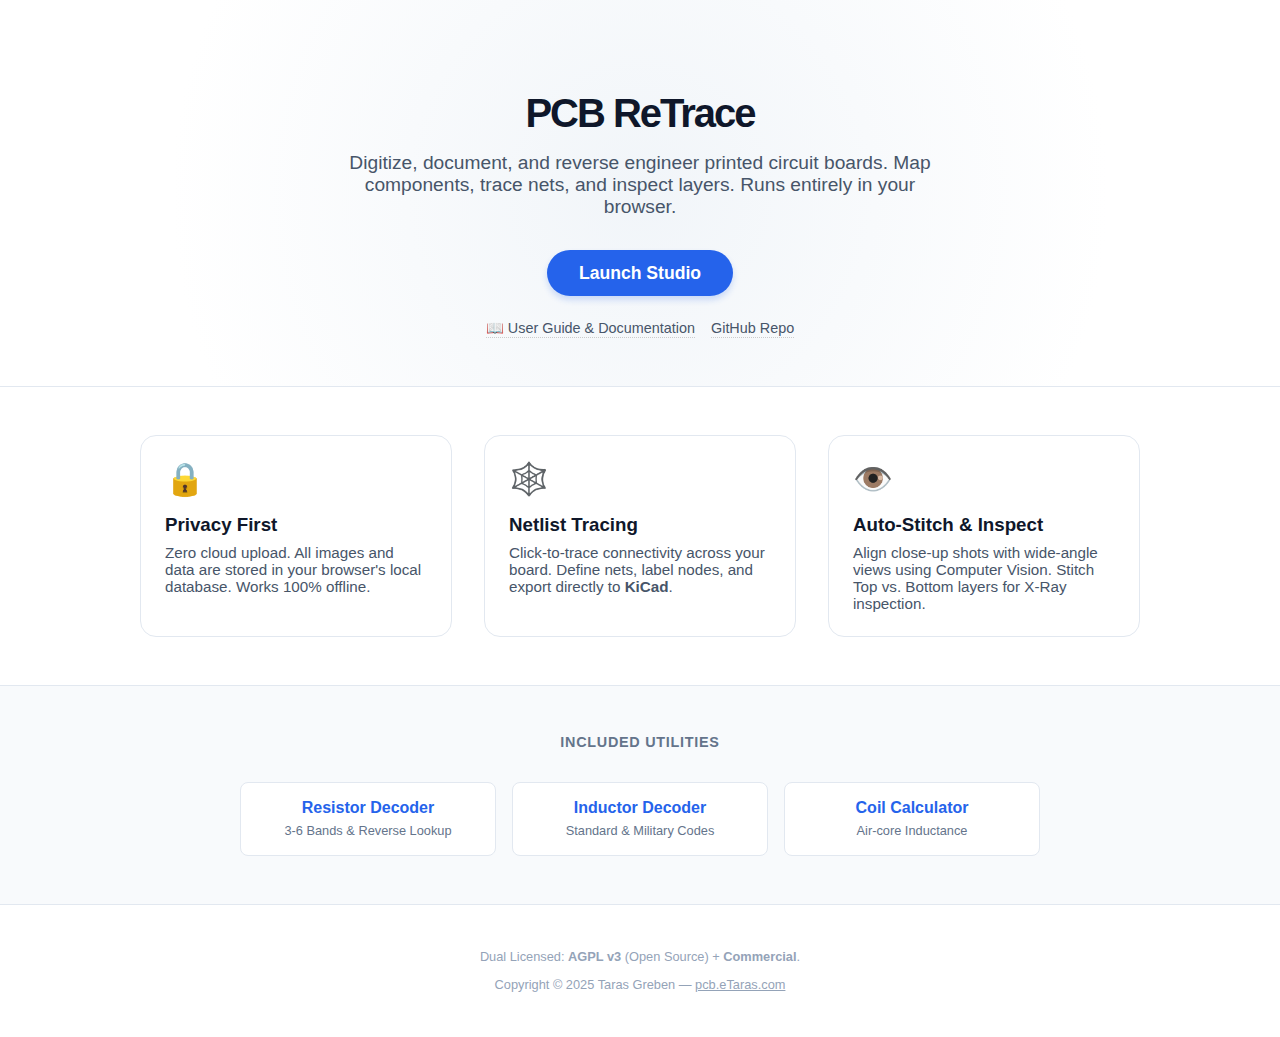
<file: docs/index.html>
<!DOCTYPE html>
<html lang="en">
<head>
<script>window.dataLayer=window.dataLayer||[];function gtag(){dataLayer.push(arguments)}gtag("consent","default",{ad_storage:"granted",ad_user_data:"granted",ad_personalization:"granted",analytics_storage:"granted"});gtag("consent","default",{ad_storage:"denied",ad_user_data:"denied",ad_personalization:"denied",analytics_storage:"denied",region:"AT,BE,BG,HR,CY,CZ,DK,EE,FI,FR,DE,GR,HU,IE,IT,LV,LT,LU,MT,NL,PL,PT,RO,SK,SI,ES,SE,IS,LI,NO,GB,CH,UA".split(",")});</script>
<!-- Google tag (gtag.js) -->
<script async src="https://www.googletagmanager.com/gtag/js?id=G-X1MKL6C4B0"></script>
<script>window.dataLayer=window.dataLayer||[];function gtag(){dataLayer.push(arguments)}gtag("js",new Date());gtag("config","G-X1MKL6C4B0");</script>
	<meta charset="UTF-8">
	<meta name="viewport" content="width=device-width, initial-scale=1.0">
	<title>PCB ReTrace</title>
	<link rel="stylesheet" href="common.css">
	<style>
		/* OVERRIDE COMMON.CSS APP LOCKS */
		/* This ensures the landing page scrolls normally and footer is visible */
		html, body {
			height: auto !important;
			overflow-y: auto !important; /* Force scrollbar */
			display: block !important;   /* Disable app flex layout */
			margin: 0;
			padding: 0;
			background: white;
			color: var(--text-default);
		}

		:root { --hero-bg: #f8fafc; --text-main: #0f172a; --text-sub: #475569; --primary: #2563eb; }
		
		/* HERO SECTION */
		.hero {
			padding: 4rem 1rem 3rem;
			text-align: center;
			background: radial-gradient(circle at 50% 50%, #f1f5f9 0%, #fff 70%);
			border-bottom: 1px solid #e2e8f0;
		}
		.hero h1 { font-size: 2.5rem; margin-bottom: 1rem; letter-spacing: -0.05em; color: var(--text-main); }
		.hero p { font-size: 1.2rem; color: var(--text-sub); max-width: 600px; margin: 0 auto 2rem; }
		
		.cta-button {
			display: inline-block;
			background: var(--primary); color: white;
			padding: 0.8rem 2rem; border-radius: 2rem;
			font-weight: 700; text-decoration: none; font-size: 1.1rem;
			box-shadow: 0 4px 6px rgba(37, 99, 235, 0.2);
			transition: transform 0.1s, box-shadow 0.1s;
		}
		.cta-button:hover { transform: translateY(-2px); box-shadow: 0 6px 12px rgba(37, 99, 235, 0.3); }
		.cta-button:active { transform: translateY(0); }

		.secondary-links { margin-top: 1.5rem; display: flex; gap: 1rem; justify-content: center; font-size: 0.9rem; }
		.secondary-links a { color: var(--text-sub); text-decoration: none; border-bottom: 1px dotted #ccc; }

		/* FEATURES GRID */
		.features {
			max-width: 1000px; margin: 3rem auto; padding: 0 1rem;
			display: grid; grid-template-columns: repeat(auto-fit, minmax(280px, 1fr)); gap: 2rem;
		}
		.feature-card { padding: 1.5rem; border: 1px solid #e2e8f0; border-radius: 1rem; transition: border-color 0.2s; }
		.feature-card:hover { border-color: var(--primary); }
		.feature-icon { font-size: 2rem; margin-bottom: 1rem; display: block; }
		.feature-card h3 { margin: 0 0 0.5rem; color: var(--text-main); }
		.feature-card p { color: var(--text-sub); font-size: 0.95rem; margin: 0; }

		/* TOOLS LIST */
		.tools-section { background: #f8fafc; padding: 3rem 1rem; border-top: 1px solid #e2e8f0; }
		.tools-container { max-width: 800px; margin: 0 auto; }
		.tools-title { text-align: center; margin-bottom: 2rem; text-transform: uppercase; letter-spacing: 0.05em; color: #64748b; font-size: 0.9rem; font-weight: 700; }
		
		.tool-grid { display: grid; grid-template-columns: repeat(3, 1fr); gap: 1rem; }
		.tool-link { 
			background: white; border: 1px solid #e2e8f0; border-radius: 0.5rem; 
			padding: 1rem; text-align: center; text-decoration: none; color: inherit;
			transition: transform 0.2s;
		}
		.tool-link:hover { transform: translateY(-3px); border-color: var(--primary); }
		.tool-link strong { display: block; color: var(--primary); margin-bottom: 0.2rem; }
		.tool-link span { font-size: 0.8rem; color: #64748b; }

		footer.landing-footer {
			margin-top: 0; 
			padding: 2rem 1rem; 
			text-align: center; 
			background: white; 
			border-top: 1px solid #e2e8f0;
			color: #94a3b8;
			font-size: 0.8rem;
		}
		footer.landing-footer a { color: inherit; text-decoration: underline; }

		@media (max-width: 600px) {
			.hero { padding: 3rem 1rem; }
			.hero h1 { font-size: 2rem; }
			.tool-grid { grid-template-columns: 1fr; }
		}
	</style>
</head>
<body>

<div class="hero">
	<h1>PCB ReTrace</h1>
	<p>Digitize, document, and reverse engineer printed circuit boards. Map components, trace nets, and inspect layers. Runs entirely in your browser.</p>
	
	<a href="studio.html" class="cta-button">Launch Studio</a>
	
	<div class="secondary-links">
		<a href="guide.html">📖 User Guide & Documentation</a>
		<a href="https://github.com/dev-lab/pcb-retrace">GitHub Repo</a>
	</div>
</div>

<div class="features">
	<div class="feature-card">
		<span class="feature-icon">🔒</span>
		<h3>Privacy First</h3>
		<p>Zero cloud upload. All images and data are stored in your browser's local database. Works 100% offline.</p>
	</div>
	<div class="feature-card">
		<span class="feature-icon">🕸️</span>
		<h3>Netlist Tracing</h3>
		<p>Click-to-trace connectivity across your board. Define nets, label nodes, and export directly to <strong>KiCad</strong>.</p>
	</div>
	<div class="feature-card">
		<span class="feature-icon">👁️</span>
		<h3>Auto-Stitch & Inspect</h3>
		<p>Align close-up shots with wide-angle views using Computer Vision. Stitch Top vs. Bottom layers for X-Ray inspection.</p>
	</div>
</div>

<div class="tools-section">
	<div class="tools-container">
		<div class="tools-title">Included Utilities</div>
		<div class="tool-grid">
			<a href="resistor.html" class="tool-link">
				<strong>Resistor Decoder</strong>
				<span>3-6 Bands & Reverse Lookup</span>
			</a>
			<a href="inductor.html" class="tool-link">
				<strong>Inductor Decoder</strong>
				<span>Standard & Military Codes</span>
			</a>
			<a href="coil.html" class="tool-link">
				<strong>Coil Calculator</strong>
				<span>Air-core Inductance</span>
			</a>
		</div>
	</div>
</div>

<footer class="landing-footer">
	<p>Dual Licensed: <strong>AGPL v3</strong> (Open Source) + <strong>Commercial</strong>.</p>
	<p>Copyright © 2025 Taras Greben — <a href="https://pcb.etaras.com">pcb.eTaras.com</a></p>
</footer>

</body>
</html>
</file>
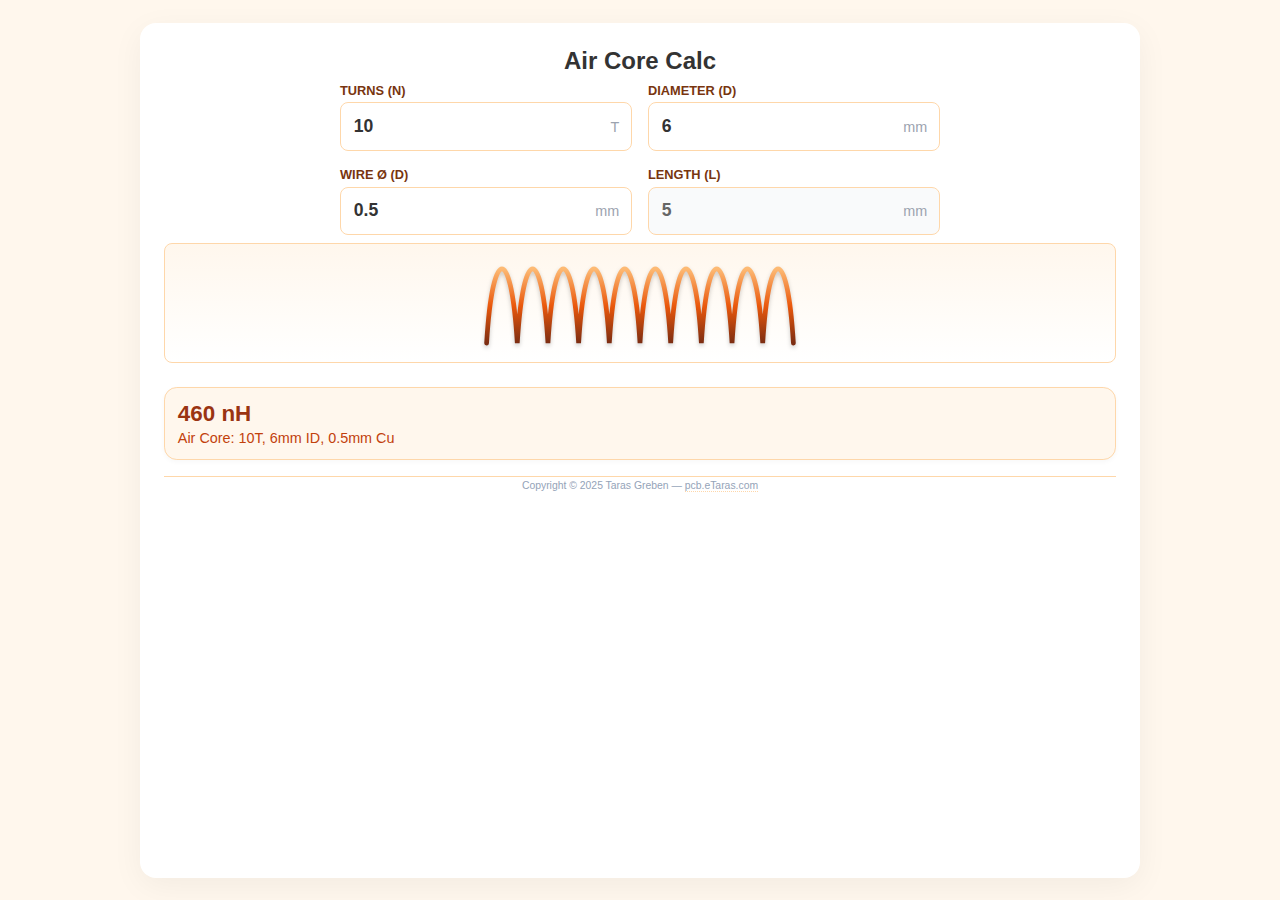
<file: docs/coil.html>
<!DOCTYPE html>
<html lang="en">
<head>
<script>window.dataLayer=window.dataLayer||[];function gtag(){dataLayer.push(arguments)}gtag("consent","default",{ad_storage:"granted",ad_user_data:"granted",ad_personalization:"granted",analytics_storage:"granted"});gtag("consent","default",{ad_storage:"denied",ad_user_data:"denied",ad_personalization:"denied",analytics_storage:"denied",region:"AT,BE,BG,HR,CY,CZ,DK,EE,FI,FR,DE,GR,HU,IE,IT,LV,LT,LU,MT,NL,PL,PT,RO,SK,SI,ES,SE,IS,LI,NO,GB,CH,UA".split(",")});</script>
<!-- Google tag (gtag.js) -->
<script async src="https://www.googletagmanager.com/gtag/js?id=G-X1MKL6C4B0"></script>
<script>window.dataLayer=window.dataLayer||[];function gtag(){dataLayer.push(arguments)}gtag("js",new Date());gtag("config","G-X1MKL6C4B0");</script>
	<meta charset="UTF-8">
	<meta name="viewport" content="width=device-width, initial-scale=1.0, maximum-scale=1.0, user-scalable=no">
	<title>Air Core Coil</title>
	<script src="tool-bridge.js"></script>
	<script src="spyglass.js"></script>
	<link rel="stylesheet" href="tool-style.css">
	<style>
		:root {
			/* Copper Theme */
			--accent: #ea580c;
			--copper-dark: #9a3412;
			--bg: #fff7ed;
			--border: #fed7aa;
			--focus-ring: #ffedd5;
		}

		/* Layout overrides */
		.coil-viz {
			width: 100%; height: 120px; display: flex; align-items: center; justify-content: center;
			background: linear-gradient(to bottom, #fff7ed, #fff);
			border: 1px solid #fed7aa; border-radius: 0.5rem;
			overflow: hidden; position: relative; flex-shrink: 0; margin-bottom: 1rem;
		}

		.coil-viz svg {
			width: 100%;
			height: 100%;
			display: block;
		}

		svg path {
			fill: none; stroke: url(#copperGradient); stroke-width: 4; stroke-linecap: round;
			filter: drop-shadow(0px 2px 2px rgba(0,0,0,0.2));
		}

		/* Specific Label Color from original file */
		label { color: #78350f !important; opacity: 1 !important; }

		/* MOBILE OVERRIDES */
		@media (max-width: 600px) {
			.result-val { font-size: 1.5rem; }

			/* NEW: Smaller Coil Graphic on Mobile */
			.coil-viz {
				height: 80px;	   /* Reduced from 120px */
				margin-bottom: 0.5rem;
		   }
	   }
	</style>
</head>
<body>

<div class="container">
	<h1 id="app-title">Air Core Calc</h1>

	<div class="top-section">
		<div id="spyglass-col" class="col-spyglass">
			<div class="spyglass-wrapper">
				<canvas id="tool-canvas" class="spyglass-canvas" width="600" height="600"></canvas>
				<div id="tool-zoom" class="zoom-badge">2x</div>
			</div>
			<div class="spyglass-hint">Scroll to zoom</div>
			<div id="view-selector"></div>
		</div>

		<div class="col-controls">
			<div class="input-grid">
				<div class="form-group">
					<label>Turns (N)</label>
					<div class="input-wrapper">
						<input type="number" id="inp-turns" value="10" min="1" step="1" oninput="updateLength()">
						<span class="unit">T</span>
					</div>
				</div>
				<div class="form-group">
					<label>Diameter (D)</label>
					<div class="input-wrapper">
						<input type="number" id="inp-dia" value="6" min="0.1" step="0.1" oninput="calculate()">
						<span class="unit">mm</span>
					</div>
				</div>
				<div class="form-group">
					<label>Wire Ø (d)</label>
					<div class="input-wrapper">
						<input type="number" id="inp-wire" value="0.5" min="0.05" step="0.05" oninput="updateLength()">
						<span class="unit">mm</span>
					</div>
				</div>
				<div class="form-group">
					<label>Length (L)</label>
					<div class="input-wrapper">
						<input type="number" id="inp-len" value="5" min="0.1" step="0.1" oninput="calculate()" style="background:#f9fafb; color:#666">
						<span class="unit">mm</span>
					</div>
				</div>
			</div>
		</div>
	</div>

	<div class="coil-viz">
		<svg width="300" height="100" viewBox="0 0 300 100" id="coil-svg">
			<defs>
				<linearGradient id="copperGradient" x1="0%" y1="0%" x2="0%" y2="100%">
					<stop offset="0%" style="stop-color:#fdba74;stop-opacity:1" />
					<stop offset="50%" style="stop-color:#ea580c;stop-opacity:1" />
					<stop offset="100%" style="stop-color:#7c2d12;stop-opacity:1" />
				</linearGradient>
			</defs>
			<path id="coil-path" d="" />
		</svg>
	</div>

	<div class="result-box">
		<div class="result-row" style="background:#fff7ed; border:1px solid #fed7aa;">
			<div class="val-group">
				<span class="val-text" id="res-val" style="color:#9a3412">---</span>
				<span class="meta-text" id="res-desc" style="color:#c2410c">Adjust parameters above</span>
			</div>
			<button id="btn-select" class="btn-select" style="display:none;" onclick="sendResult()">Select</button>
		</div>
	</div>

	<div class="app-footer">Copyright © 2025 Taras Greben — <a href="https://pcb.etaras.com">pcb.eTaras.com</a></div>
</div>

<script>
	let isEmbed = false;
	let calculatedValues = { val: '', desc: '' };
	let bridge = null;

	function init() {
		const urlParams = new URLSearchParams(window.location.search);
		if (urlParams.has('embed') || window.self !== window.top) {
			isEmbed = true;
			document.getElementById('btn-select').style.display = 'block';
			document.getElementById('app-title').style.display = 'none';
		}
		calculate();
	}

	function parseDescription(desc) {
		try {
			const regex = /([\d\.]+)T,\s*([\d\.]+)mm ID,\s*([\d\.]+)mm Cu/;
			const match = desc.match(regex);
			if (match) {
				document.getElementById('inp-turns').value = match[1];
				document.getElementById('inp-dia').value = match[2];
				document.getElementById('inp-wire').value = match[3];
				updateLength();
			}
		} catch(e) {}
	}

	function updateLength() {
		const N = parseFloat(document.getElementById('inp-turns').value) || 0;
		const d_wire = parseFloat(document.getElementById('inp-wire').value) || 0;
		const len = (N * d_wire * 1.05).toFixed(2);
		document.getElementById('inp-len').value = len;
		calculate();
	}

	function calculate() {
		const N = parseFloat(document.getElementById('inp-turns').value);
		const D_mm = parseFloat(document.getElementById('inp-dia').value);
		const l_mm = parseFloat(document.getElementById('inp-len').value);
		const w_mm = parseFloat(document.getElementById('inp-wire').value);

		if (!N || !D_mm || !l_mm) return;

		const d_in = D_mm / 25.4;
		const l_in = l_mm / 25.4;
		const num = Math.pow(d_in, 2) * Math.pow(N, 2);
		const den = (18 * d_in) + (40 * l_in);
		let uH = num / den;

		let displayVal = "", cleanVal = "";
		if (uH < 1) {
			let nH = uH * 1000;
			displayVal = nH.toFixed(0) + " nH";
			cleanVal = nH.toFixed(0) + "nH";
		} else {
			displayVal = uH.toFixed(2) + " µH";
			cleanVal = uH.toFixed(2) + "uH";
		}

		const desc = `Air Core: ${N}T, ${D_mm}mm ID, ${w_mm}mm Cu`;

		document.getElementById('res-val').innerText = displayVal;
		document.getElementById('res-desc').innerText = desc;
		calculatedValues = { val: cleanVal, desc: desc };
		drawCoil(N);
	}

	function drawCoil(turns) {
		const path = document.getElementById('coil-path');
		const width = 300;
		const height = 100;
		const padding = 20;

		const visualTurns = Math.min(Math.max(turns, 1), 20);
		const pitch = (width - padding*2) / visualTurns;

		const radius = 24;
		const midY = 60;

		let d = `M ${padding} ${midY + radius}`;
		for (let i = 0; i < visualTurns; i++) {
			const x = padding + (i * pitch);
			// The magic number 2.5 defines the 'height' of the back loop perspective
			d += ` C ${x + pitch*0.2} ${midY - radius*2.5}, ${x + pitch*0.8} ${midY - radius*2.5}, ${x + pitch} ${midY + radius}`;
		}
		path.setAttribute('d', d);
	}

	function sendResult() {
		if(bridge) bridge.sendResult();
	}

	init();

	bridge = new ToolBridge({
		onData: (d) => {
			if(d.description) parseDescription(d.description);
			calculate();
		},
		onNominal: () => calculatedValues.val,
		onDescription: () => calculatedValues.desc
	});
</script>
</body>
</html>
</file>
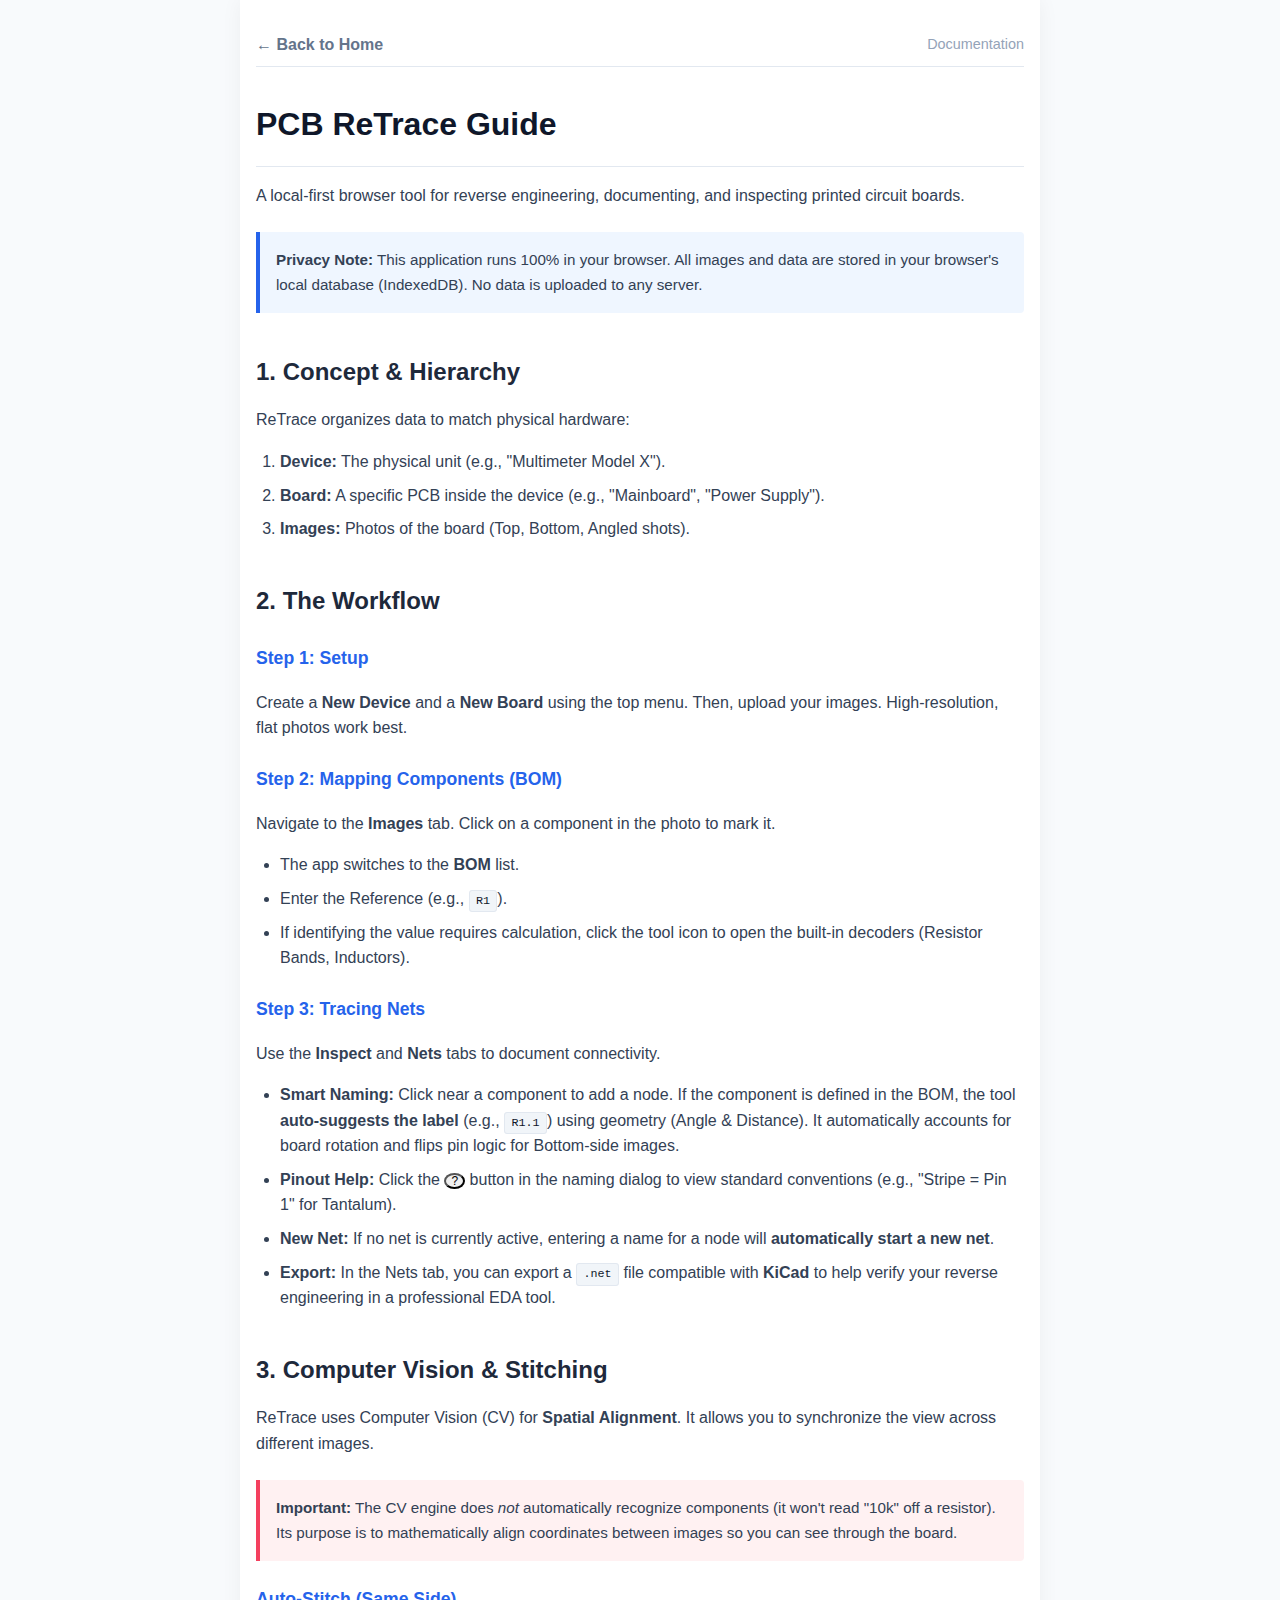
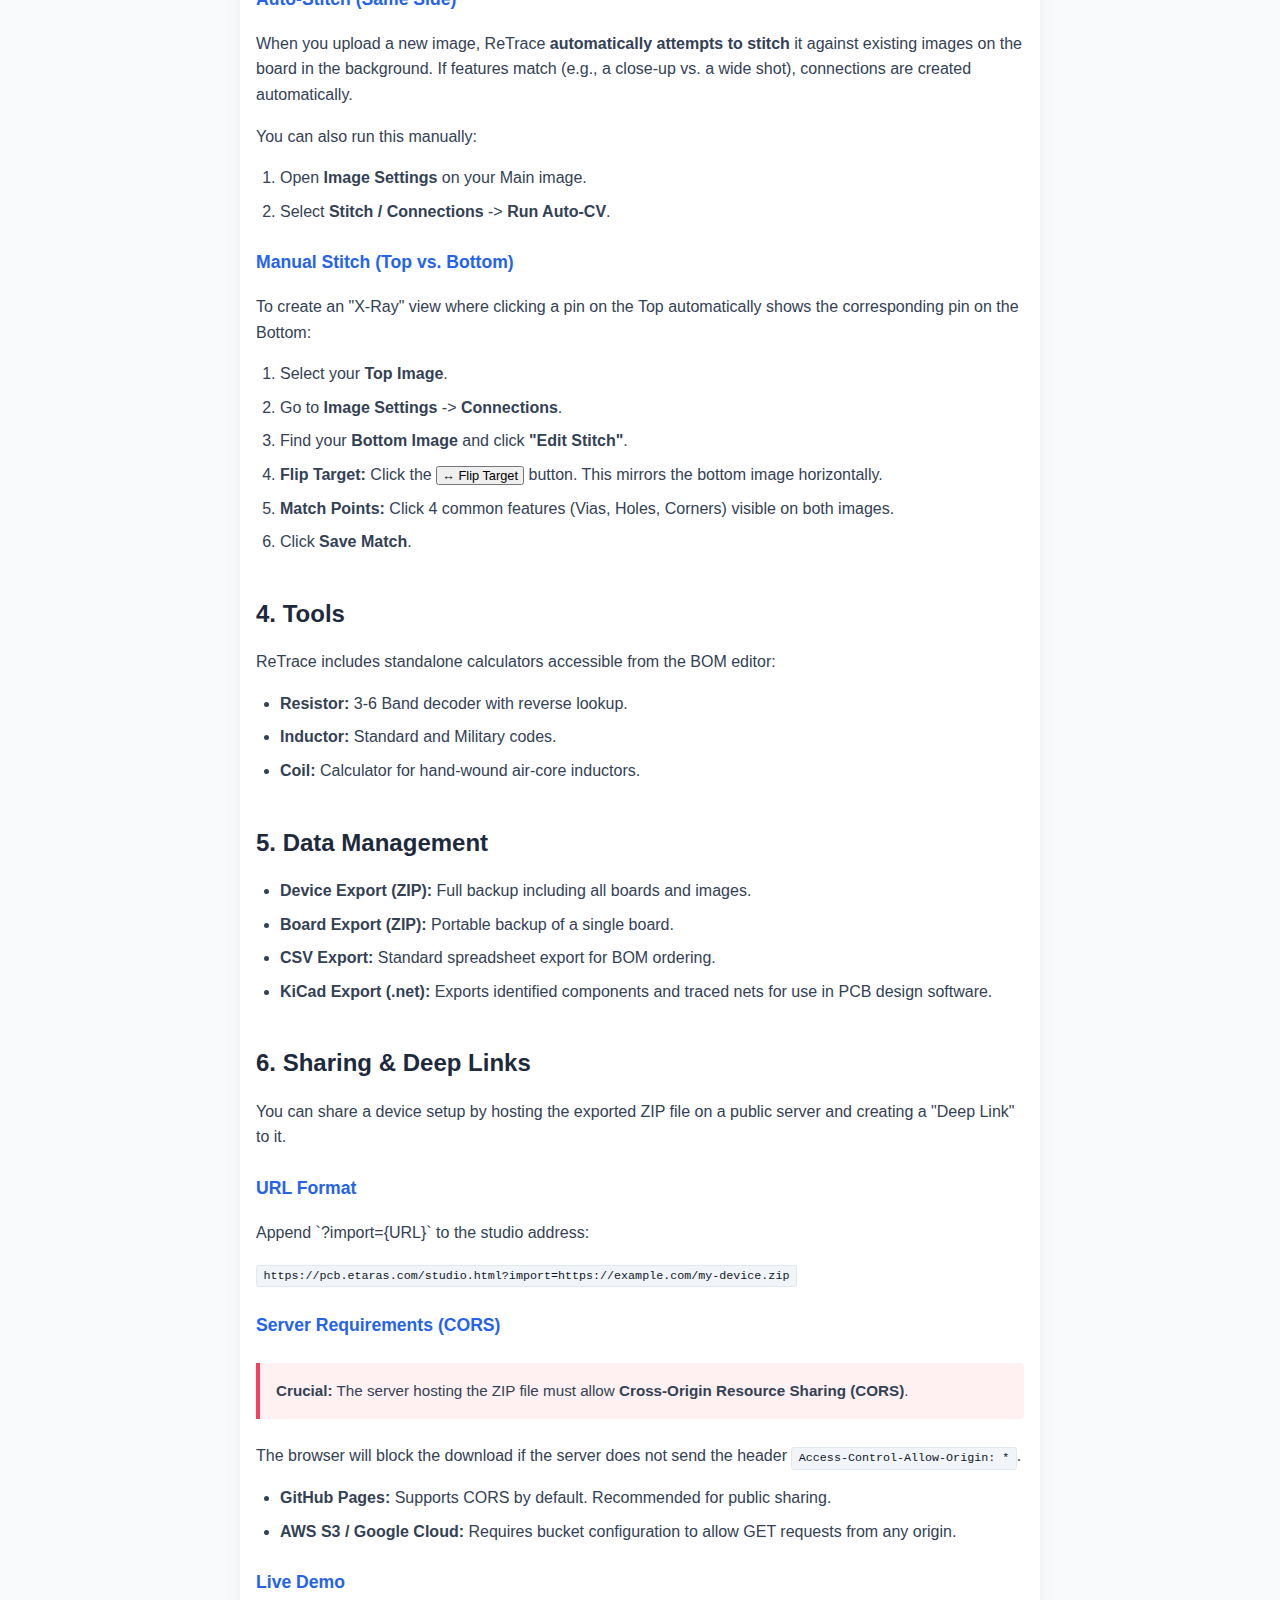
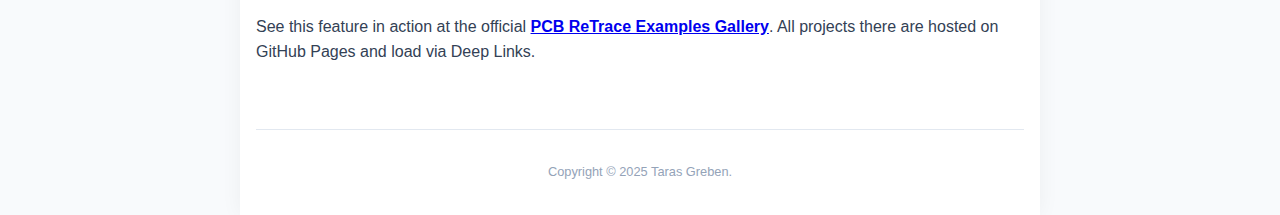
<file: docs/guide.html>
<!DOCTYPE html>
<html lang="en">
<head>
<script>window.dataLayer=window.dataLayer||[];function gtag(){dataLayer.push(arguments)}gtag("consent","default",{ad_storage:"granted",ad_user_data:"granted",ad_personalization:"granted",analytics_storage:"granted"});gtag("consent","default",{ad_storage:"denied",ad_user_data:"denied",ad_personalization:"denied",analytics_storage:"denied",region:"AT,BE,BG,HR,CY,CZ,DK,EE,FI,FR,DE,GR,HU,IE,IT,LV,LT,LU,MT,NL,PL,PT,RO,SK,SI,ES,SE,IS,LI,NO,GB,CH,UA".split(",")});</script>
<!-- Google tag (gtag.js) -->
<script async src="https://www.googletagmanager.com/gtag/js?id=G-X1MKL6C4B0"></script>
<script>window.dataLayer=window.dataLayer||[];function gtag(){dataLayer.push(arguments)}gtag("js",new Date());gtag("config","G-X1MKL6C4B0");</script>
	<meta charset="UTF-8">
	<meta name="viewport" content="width=device-width, initial-scale=1.0">
	<title>User Guide - PCB ReTrace</title>
	<link rel="stylesheet" href="common.css">
	<style>
		/* Override common.css app locks for document flow */
		html, body {
			height: auto !important;
			overflow-y: auto !important;
			display: block !important;
			margin: 0; padding: 0;
		}

		body { background: #f8fafc; color: #334155; line-height: 1.6; }

		.container {
			max-width: 800px;
			margin: 0 auto;
			padding: 2rem 1rem;
			background: white;
			min-height: 100vh;
			box-shadow: 0 0 20px rgba(0,0,0,0.05);
			box-sizing: border-box;
		}

		h1 { color: #0f172a; margin-bottom: 0.5rem; border-bottom: 1px solid #e2e8f0; padding-bottom: 1rem; }
		h2 { color: #1e293b; margin-top: 2.5rem; margin-bottom: 1rem; font-size: 1.5rem; }
		h3 { color: #2563eb; margin-top: 1.5rem; font-size: 1.1rem; }

		.badge { display: inline-block; padding: 0.2rem 0.6rem; border-radius: 4px; font-size: 0.75rem; font-weight: bold; background: #e2e8f0; color: #475569; }
		.badge.pro { background: #dcfce7; color: #166534; }

		ul, ol { padding-left: 1.5rem; margin-bottom: 1rem; }
		li { margin-bottom: 0.5rem; }

		.tip-box { background: #eff6ff; border-left: 4px solid #2563eb; padding: 1rem; margin: 1.5rem 0; border-radius: 0 4px 4px 0; font-size: 0.95rem; }
		.warn-box { background: #fff1f2; border-left: 4px solid #f43f5e; padding: 1rem; margin: 1.5rem 0; border-radius: 0 4px 4px 0; font-size: 0.95rem; }

		code { background: #f1f5f9; padding: 0.2rem 0.4rem; border-radius: 3px; font-family: monospace; font-size: 0.9em; color: #0f172a; border: 1px solid #e2e8f0; }

		.nav-header { display: flex; justify-content: space-between; align-items: center; margin-bottom: 2rem; padding-bottom: 0.5rem; border-bottom: 1px solid #e2e8f0; }
		.back-link { text-decoration: none; color: #64748b; font-weight: 600; display: flex; align-items: center; gap: 0.5rem; }
		.back-link:hover { color: #2563eb; }

		footer { margin-top: 4rem; padding-top: 2rem; border-top: 1px solid #e2e8f0; color: #94a3b8; font-size: 0.8rem; text-align: center; }
	</style>
</head>
<body>

<div class="container">
	<nav class="nav-header">
		<a href="index.html" class="back-link">← Back to Home</a>
		<span style="color:#94a3b8; font-size:0.9rem;">Documentation</span>
	</nav>

	<h1>PCB ReTrace Guide</h1>
	<p class="lead">A local-first browser tool for reverse engineering, documenting, and inspecting printed circuit boards.</p>

	<div class="tip-box">
		<strong>Privacy Note:</strong> This application runs 100% in your browser. All images and data are stored in your browser's local database (IndexedDB). No data is uploaded to any server.
	</div>

	<h2>1. Concept & Hierarchy</h2>
	<p>ReTrace organizes data to match physical hardware:</p>
	<ol>
		<li><strong>Device:</strong> The physical unit (e.g., "Multimeter Model X").</li>
		<li><strong>Board:</strong> A specific PCB inside the device (e.g., "Mainboard", "Power Supply").</li>
		<li><strong>Images:</strong> Photos of the board (Top, Bottom, Angled shots).</li>
	</ol>

	<h2>2. The Workflow</h2>

	<h3>Step 1: Setup</h3>
	<p>Create a <strong>New Device</strong> and a <strong>New Board</strong> using the top menu. Then, upload your images. High-resolution, flat photos work best.</p>

	<h3>Step 2: Mapping Components (BOM)</h3>
	<p>Navigate to the <strong>Images</strong> tab. Click on a component in the photo to mark it.</p>
	<ul>
		<li>The app switches to the <strong>BOM</strong> list.</li>
		<li>Enter the Reference (e.g., <code>R1</code>).</li>
		<li>If identifying the value requires calculation, click the tool icon to open the built-in decoders (Resistor Bands, Inductors).</li>
	</ul>


	<h3>Step 3: Tracing Nets</h3>
	<p>Use the <strong>Inspect</strong> and <strong>Nets</strong> tabs to document connectivity.</p>
	<ul>
		<li><strong>Smart Naming:</strong> Click near a component to add a node. If the component is defined in the BOM, the tool <strong>auto-suggests the label</strong> (e.g., <code>R1.1</code>) using geometry (Angle & Distance). It automatically accounts for board rotation and flips pin logic for Bottom-side images.</li>
		<li><strong>Pinout Help:</strong> Click the <button style="padding:0 5px; font-size:0.75rem; border-radius:50%; line-height:1;">?</button> button in the naming dialog to view standard conventions (e.g., "Stripe = Pin 1" for Tantalum).</li>
		<li><strong>New Net:</strong> If no net is currently active, entering a name for a node will <strong>automatically start a new net</strong>.</li>
		<li><strong>Export:</strong> In the Nets tab, you can export a <code>.net</code> file compatible with <strong>KiCad</strong> to help verify your reverse engineering in a professional EDA tool.</li>
	</ul>

	<h2>3. Computer Vision & Stitching</h2>
	<p>ReTrace uses Computer Vision (CV) for <strong>Spatial Alignment</strong>. It allows you to synchronize the view across different images.</p>

	<div class="warn-box">
		<strong>Important:</strong> The CV engine does <em>not</em> automatically recognize components (it won't read "10k" off a resistor). Its purpose is to mathematically align coordinates between images so you can see through the board.
	</div>

	<h3>Auto-Stitch (Same Side)</h3>
	<p>When you upload a new image, ReTrace <strong>automatically attempts to stitch</strong> it against existing images on the board in the background. If features match (e.g., a close-up vs. a wide shot), connections are created automatically.</p>
	<p>You can also run this manually:</p>
	<ol>
		<li>Open <strong>Image Settings</strong> on your Main image.</li>
		<li>Select <strong>Stitch / Connections</strong> -> <strong>Run Auto-CV</strong>.</li>
	</ol>

	<h3>Manual Stitch (Top vs. Bottom)</h3>
	<p>To create an "X-Ray" view where clicking a pin on the Top automatically shows the corresponding pin on the Bottom:</p>
	<ol>
		<li>Select your <strong>Top Image</strong>.</li>
		<li>Go to <strong>Image Settings</strong> -> <strong>Connections</strong>.</li>
		<li>Find your <strong>Bottom Image</strong> and click <strong>"Edit Stitch"</strong>.</li>
		<li><strong>Flip Target:</strong> Click the <button style="padding:0 4px; font-size:0.8em;">↔ Flip Target</button> button. This mirrors the bottom image horizontally.</li>
		<li><strong>Match Points:</strong> Click 4 common features (Vias, Holes, Corners) visible on both images.</li>
		<li>Click <strong>Save Match</strong>.</li>
	</ol>

	<h2>4. Tools</h2>
	<p>ReTrace includes standalone calculators accessible from the BOM editor:</p>
	<ul>
		<li><strong>Resistor:</strong> 3-6 Band decoder with reverse lookup.</li>
		<li><strong>Inductor:</strong> Standard and Military codes.</li>
		<li><strong>Coil:</strong> Calculator for hand-wound air-core inductors.</li>
	</ul>

	<h2>5. Data Management</h2>
	<ul>
		<li><strong>Device Export (ZIP):</strong> Full backup including all boards and images.</li>
		<li><strong>Board Export (ZIP):</strong> Portable backup of a single board.</li>
		<li><strong>CSV Export:</strong> Standard spreadsheet export for BOM ordering.</li>
		<li><strong>KiCad Export (.net):</strong> Exports identified components and traced nets for use in PCB design software.</li>
	</ul>

	<h2>6. Sharing & Deep Links</h2>
	<p>You can share a device setup by hosting the exported ZIP file on a public server and creating a "Deep Link" to it.</p>

	<h3>URL Format</h3>
	<p>Append `?import={URL}` to the studio address:</p>
	<code>https://pcb.etaras.com/studio.html?import=https://example.com/my-device.zip</code>

	<h3>Server Requirements (CORS)</h3>
	<div class="warn-box">
		<strong>Crucial:</strong> The server hosting the ZIP file must allow <strong>Cross-Origin Resource Sharing (CORS)</strong>.
	</div>
	<p>The browser will block the download if the server does not send the header <code>Access-Control-Allow-Origin: *</code>.</p>
	<ul>
		<li><strong>GitHub Pages:</strong> Supports CORS by default. Recommended for public sharing.</li>
		<li><strong>AWS S3 / Google Cloud:</strong> Requires bucket configuration to allow GET requests from any origin.</li>
	</ul>
	<h3>Live Demo</h3>
	<p>See this feature in action at the official <strong><a href="https://dev-lab.github.io/pcb-retrace-examples/" target="_blank">PCB ReTrace Examples Gallery</a></strong>. All projects there are hosted on GitHub Pages and load via Deep Links.</p>
	<footer>
		Copyright &copy; 2025 Taras Greben.
	</footer>
</div>

</body>
</html>
</file>
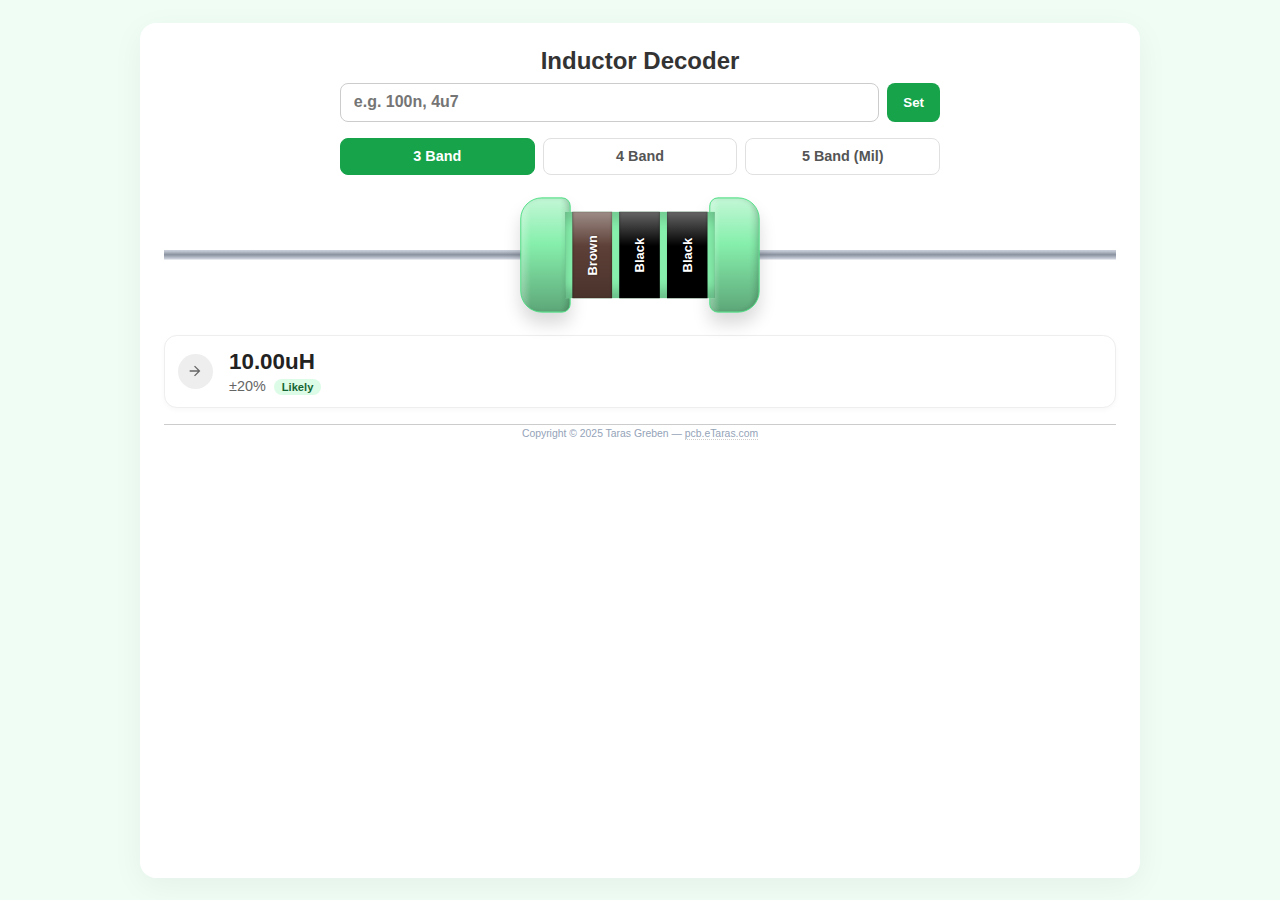
<file: docs/inductor.html>
<!DOCTYPE html>
<html lang="en">
<head>
<script>window.dataLayer=window.dataLayer||[];function gtag(){dataLayer.push(arguments)}gtag("consent","default",{ad_storage:"granted",ad_user_data:"granted",ad_personalization:"granted",analytics_storage:"granted"});gtag("consent","default",{ad_storage:"denied",ad_user_data:"denied",ad_personalization:"denied",analytics_storage:"denied",region:"AT,BE,BG,HR,CY,CZ,DK,EE,FI,FR,DE,GR,HU,IE,IT,LV,LT,LU,MT,NL,PL,PT,RO,SK,SI,ES,SE,IS,LI,NO,GB,CH,UA".split(",")});</script>
<!-- Google tag (gtag.js) -->
<script async src="https://www.googletagmanager.com/gtag/js?id=G-X1MKL6C4B0"></script>
<script>window.dataLayer=window.dataLayer||[];function gtag(){dataLayer.push(arguments)}gtag("js",new Date());gtag("config","G-X1MKL6C4B0");</script>
	<meta charset="UTF-8">
	<meta name="viewport" content="width=device-width, initial-scale=1.0, maximum-scale=1.0, user-scalable=no">
	<title>Inductor Decoder</title>
	<script src="tool-bridge.js"></script>
	<script src="spyglass.js"></script>
	<link rel="stylesheet" href="tool-style.css">
	<style>
		:root { --accent: #16a34a; --resistor-body: #86efac; --resistor-shadow: #4ade80; --bg: #f0fdf4; }
		.controls-grid { grid-template-columns: 1fr 1fr 1fr; }
	</style>
</head>
<body>

<div class="container">
	<h1 id="app-title">Inductor Decoder</h1>
	<div class="top-section">
		<div id="spyglass-col" class="col-spyglass">
			<div class="spyglass-wrapper"><canvas id="tool-canvas" class="spyglass-canvas" width="600" height="600"></canvas><div id="tool-zoom" class="zoom-badge">2x</div></div>
			<div id="view-selector"></div>
		</div>
		<div class="col-controls">
			<div class="reverse-input-group"><div class="input-row"><input type="text" id="nominal-input" class="inp-nominal" placeholder="e.g. 100n, 4u7"><button class="btn-action" onclick="applyNominal()">Set</button></div></div>
			<div class="controls-grid">
				<button class="btn-mode active" onclick="setBands(3)">3 Band</button>
				<button class="btn-mode" onclick="setBands(4)">4 Band</button>
				<button class="btn-mode" onclick="setBands(5)">5 Band (Mil)</button>
			</div>
		</div>
	</div>
	<div class="resistor-wrapper-outer"><div class="resistor-dumbbell-shape"><div class="bands-container" id="picker-area"></div></div></div>
	<div id="results" class="result-box"></div>
	<div class="app-footer">Copyright © 2025 Taras Greben — <a href="https://pcb.etaras.com">pcb.eTaras.com</a></div>
</div>
<div id="global-dropdown"></div>

<script>
	const colors = [
		{ name: 'Black',  val: 0, mult: 1, tol: 20, css: 'c-bk' },
		{ name: 'Brown',  val: 1, mult: 10, tol: 1, css: 'c-bn' },
		{ name: 'Red',	  val: 2, mult: 100, tol: 2, css: 'c-rd' },
		{ name: 'Orange', val: 3, mult: 1000, tol: 3, css: 'c-og' },
		{ name: 'Yellow', val: 4, mult: 10000, tol: 4, css: 'c-ye' },
		{ name: 'Green',  val: 5, mult: null, tol: null, css: 'c-gn' },
		{ name: 'Blue',	  val: 6, mult: null, tol: null, css: 'c-bu' },
		{ name: 'Violet', val: 7, mult: null, tol: null, css: 'c-vt' },
		{ name: 'Gray',	  val: 8, mult: null, tol: null, css: 'c-gy' },
		{ name: 'White',  val: 9, mult: null, tol: null, css: 'c-wh' },
		{ name: 'Gold',	  val: null, mult: 0.1, tol: 5, css: 'c-gd' },
		{ name: 'Silver', val: null, mult: 0.01, tol: 10, css: 'c-sv' }
	];
	let currentBands=3; let bandState=[1,0,0]; let activeBandIndex=-1; let isEmbed=false; let bridge=null;
	const globalDropdown = document.getElementById('global-dropdown');

	function init() {
		initGlobalDropdown();
		const urlParams = new URLSearchParams(window.location.search);
		if (urlParams.has('embed') || window.self !== window.top) { isEmbed = true; document.getElementById('app-title').style.display = 'none'; }
		setBands(3);
	}

	function initGlobalDropdown(){ globalDropdown.innerHTML=''; colors.forEach((c,i)=>{ const d=document.createElement('div'); d.className=`custom-option ${c.css}`; d.innerText=c.name; d.onclick=e=>{e.stopPropagation();if(activeBandIndex>-1){bandState[activeBandIndex]=i;renderPickers();calculate();closeDropdown();}}; globalDropdown.appendChild(d); }); }

	function openGlobalDropdown(triggerElement) {
		globalDropdown.style.display = 'flex'; globalDropdown.style.top = '0px'; globalDropdown.style.left = '0px';
		globalDropdown.classList.remove('condensed', 'super-condensed');
		globalDropdown.style.height = 'auto'; globalDropdown.style.overflowY = 'hidden';
		const triggerRect = triggerElement.getBoundingClientRect();
		const menuRect = globalDropdown.getBoundingClientRect();
		const viewportHeight = window.innerHeight;
		let top = triggerRect.bottom + 5;
		let left = triggerRect.left + (triggerRect.width / 2);
		let projectedBottom = top + menuRect.height;
		if (projectedBottom > viewportHeight - 10) { globalDropdown.classList.add('condensed'); projectedBottom = top + globalDropdown.getBoundingClientRect().height; }
		if (projectedBottom > viewportHeight - 10) { globalDropdown.classList.add('super-condensed'); projectedBottom = top + globalDropdown.getBoundingClientRect().height; }
		if (projectedBottom > viewportHeight - 10) { const height = globalDropdown.getBoundingClientRect().height; top = viewportHeight - height - 10; if (top < 10) { top = 10; globalDropdown.style.height = (viewportHeight - 20) + 'px'; globalDropdown.style.overflowY = 'auto'; } }
		globalDropdown.style.top = top + 'px'; globalDropdown.style.left = left + 'px'; globalDropdown.style.transform = 'translateX(-50%)';
	}

	window.onclick=closeDropdown; function closeDropdown(){globalDropdown.style.display='none';activeBandIndex=-1;}
	function setBands(n){ currentBands=n; document.querySelectorAll('.btn-mode').forEach((b,i)=>b.classList.toggle('active',(i+3)===n)); if(n===3)bandState=[1,0,0];else if(n===4)bandState=[1,0,0,11];else bandState=[11,1,0,0,10]; renderPickers(); calculate(); }
	function renderPickers(){ const a=document.getElementById('picker-area'); a.innerHTML=''; for(let i=0;i<currentBands;i++){ const w=document.createElement('div'); w.className='custom-select-wrapper'; const t=document.createElement('div'); t.className=`custom-select__trigger ${colors[bandState[i]].css}`; t.innerHTML=`<span>${colors[bandState[i]].name}</span>`; t.onclick=e=>{e.stopPropagation(); if(activeBandIndex===i&&globalDropdown.style.display==='flex')closeDropdown(); else{activeBandIndex=i;openGlobalDropdown(t);}}; w.appendChild(t); a.appendChild(w); } }

	function parseInputStr(str) { if(!str)return null; str=str.toLowerCase().trim(); let m=1; if(str.includes('m')){m=1e3;str=str.replace('m','.');}else if(str.includes('u')){m=1;str=str.replace('u','.');}else if(str.includes('n')){m=1e-3;str=str.replace('n','.');} const v=parseFloat(str); return isNaN(v)?null:v*m; }
	function applyNominal() { const raw=document.getElementById('nominal-input').value; const uH=parseInputStr(raw); if(uH===null)return; let val=uH; let exp=0; if(val<10){let s=(Math.round(val*1000)/1000).toString(); if(s.includes('.')){const sh=s.split('.')[1].length;val=Math.round(val*Math.pow(10,sh));exp=-sh;}} let s=val.toString(); const d1=parseInt(s[0]); const d2=parseInt(s.length>1?s[1]:0); const te=s.length-2+exp; let mi=-1; if(te>=0&&te<=4)mi=te;else if(te===-1)mi=10;else if(te===-2)mi=11; if(mi!==-1){ if(currentBands===3)bandState=[d1,d2,mi];else if(currentBands===4)bandState=[d1,d2,mi,11];else bandState=[11,d1,d2,mi,10]; renderPickers(); calculate(); } }

	function decode(idxs) {
		if (currentBands !== 5 && colors[idxs[0]].name === 'Silver') return { valid: false };
		let v=0, m=0, t=0;
		if (currentBands === 3) {
			v = colors[idxs[0]].val * 10 + colors[idxs[1]].val; m = colors[idxs[2]].mult; t = 20;
		} else if (currentBands === 4) {
			v = colors[idxs[0]].val * 10 + colors[idxs[1]].val; m = colors[idxs[2]].mult; t = colors[idxs[3]].tol;
		} else {
			if (colors[idxs[0]].name !== 'Silver') return { valid: false };
			v = colors[idxs[1]].val * 10 + colors[idxs[2]].val; m = colors[idxs[3]].mult; t = colors[idxs[4]].tol;
		}
		if (isNaN(v) || m === null || t === null) return { valid: false };
		return { uH: v * m, tol: t, valid: true };
	}

	function format(uH){ if(uH>=1000)return(uH/1000).toFixed(2)+'mH'; if(uH<1)return(uH*1000).toFixed(0)+'nH'; return uH.toFixed(2)+'uH'; }

	function calculate(){
		const f=decode(bandState.slice(0,currentBands)); const b=decode([...bandState.slice(0,currentBands)].reverse());

		const arrowSvg = (isF) => isF ? `<svg viewBox="0 0 24 24"><path d="M12 4l-1.41 1.41L16.17 11H4v2h12.17l-5.58 5.59L12 20l8-8z"></path></svg>` : `<svg viewBox="0 0 24 24"><path d="M20 11H7.83l5.59-5.59L12 4l-8 8 8 8 1.41-1.41L7.83 13H20v-2z"></path></svg>`;

		const h=(d,fwd)=>{
			const btn = isEmbed ? `<button class="btn-select" onclick="bridge.sendResult('${format(d.uH)}')">Select</button>` : '';
			const badge = fwd ? `<span class="badge-success" style="margin-left:0.5rem; padding:0.1rem 0.5rem; font-size:0.7rem; vertical-align:middle;">Likely</span>` : '';

			return `<div class="result-row"><div class="${fwd?'direction-icon':'direction-icon reverse'}">${arrowSvg(fwd)}</div><div class="val-group"><span class="val-text">${format(d.uH)}</span><span class="meta-text">±${d.tol}%${badge}</span></div>${btn}</div>`;
		};

		let res=''; if(f.valid)res+=h(f,true); document.getElementById('results').innerHTML=res||'<div style="text-align:center;color:red;padding:1rem">Invalid</div>';
	}

	function parseInductorDescription(desc) {
		let n=3, t=-1; if(desc.includes("4-Band"))n=4; else if(desc.includes("5-Band"))n=5;
		const tm=desc.match(/±\s*([\d.]+)%/); if(tm){const v=parseFloat(tm[1]);const c=colors.findIndex(x=>x.tol===v);if(c!==-1)t=c;}
		setBands(n); if(t!==-1){ if(n===4)bandState[3]=t; if(n===5)bandState[4]=t; }
	}

	init();
	bridge = new ToolBridge({
		onData: (d) => {
			if(d.value) document.getElementById('nominal-input').value = d.value;
			if(d.description) parseInductorDescription(d.description);
			applyNominal();
		}
	});
</script>
</body>
</html>
</file>
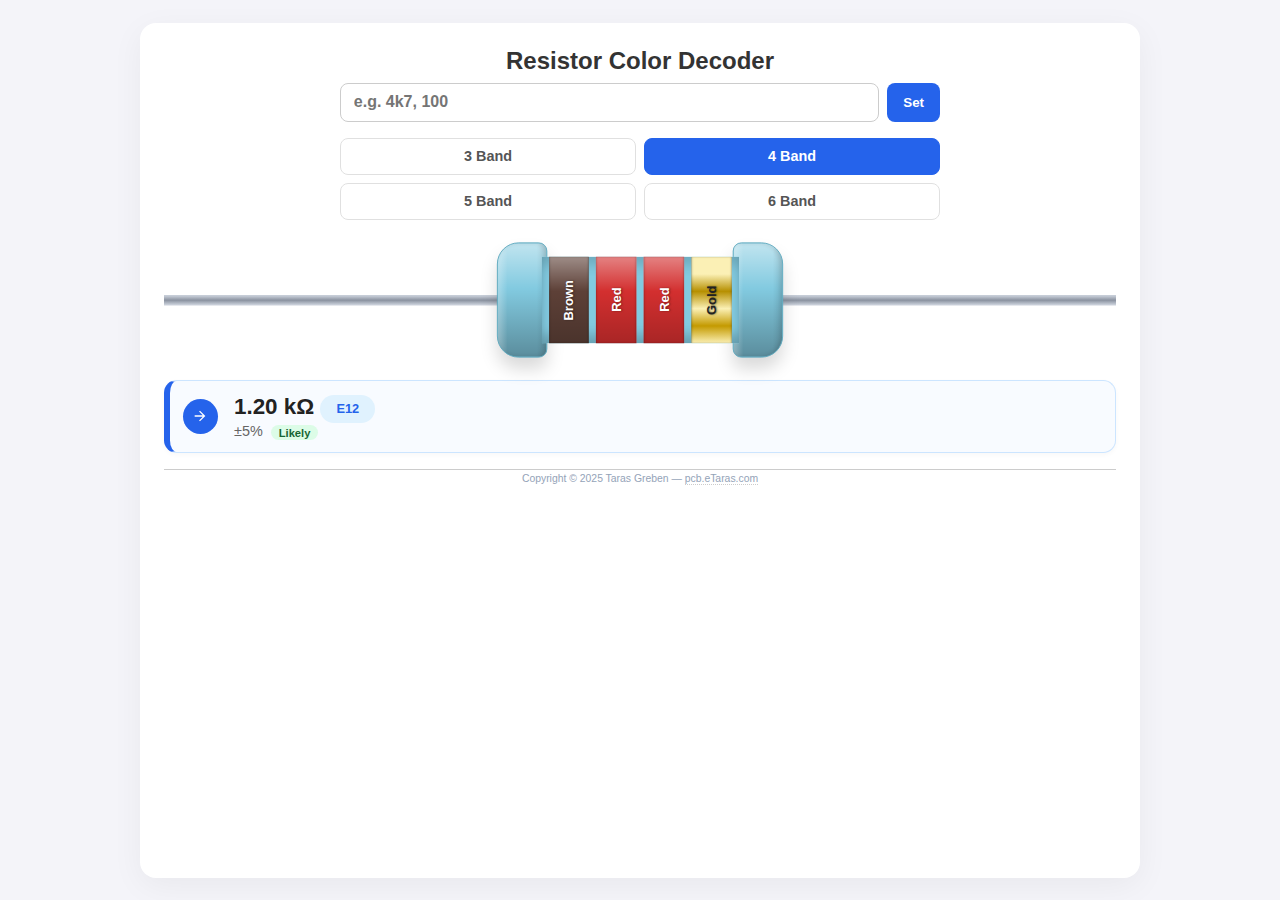
<file: docs/resistor.html>
<!DOCTYPE html>
<html lang="en">
<head>
<script>window.dataLayer=window.dataLayer||[];function gtag(){dataLayer.push(arguments)}gtag("consent","default",{ad_storage:"granted",ad_user_data:"granted",ad_personalization:"granted",analytics_storage:"granted"});gtag("consent","default",{ad_storage:"denied",ad_user_data:"denied",ad_personalization:"denied",analytics_storage:"denied",region:"AT,BE,BG,HR,CY,CZ,DK,EE,FI,FR,DE,GR,HU,IE,IT,LV,LT,LU,MT,NL,PL,PT,RO,SK,SI,ES,SE,IS,LI,NO,GB,CH,UA".split(",")});</script>
<!-- Google tag (gtag.js) -->
<script async src="https://www.googletagmanager.com/gtag/js?id=G-X1MKL6C4B0"></script>
<script>window.dataLayer=window.dataLayer||[];function gtag(){dataLayer.push(arguments)}gtag("js",new Date());gtag("config","G-X1MKL6C4B0");</script>
	<meta charset="UTF-8">
	<meta name="viewport" content="width=device-width, initial-scale=1.0, maximum-scale=1.0, user-scalable=no">
	<title>Resistor Color Decoder</title>
	<script src="tool-bridge.js"></script>
	<script src="spyglass.js"></script>
	<link rel="stylesheet" href="tool-style.css">
	<style>
		:root { --accent: #2563eb; --resistor-body: #82cae0; --resistor-shadow: #5ea8bd; }
		.controls-grid { grid-template-columns: 1fr 1fr; }
	</style>
</head>
<body>

<div class="container">
	<h1 id="app-title">Resistor Color Decoder</h1>

	<div class="top-section">
		<div id="spyglass-col" class="col-spyglass">
			<div class="spyglass-wrapper">
				<canvas id="tool-canvas" class="spyglass-canvas" width="600" height="600"></canvas>
				<div id="tool-zoom" class="zoom-badge">2x</div>
			</div>
			<div id="view-selector"></div>
		</div>

		<div class="col-controls">
			<div class="reverse-input-group">
				<div class="input-row">
					<input type="text" id="nominal-input" class="inp-nominal" placeholder="e.g. 4k7, 100">
					<button class="btn-action" onclick="applyNominal()">Set</button>
				</div>
			</div>
			<div class="controls-grid">
				<button class="btn-mode" onclick="setBands(3)">3 Band</button>
				<button class="btn-mode" onclick="setBands(4)">4 Band</button>
				<button class="btn-mode" onclick="setBands(5)">5 Band</button>
				<button class="btn-mode active" onclick="setBands(6)">6 Band</button>
			</div>
		</div>
	</div>

	<div class="resistor-wrapper-outer">
		<div class="resistor-dumbbell-shape">
			<div class="bands-container" id="picker-area"></div>
		</div>
	</div>

	<div id="results" class="result-box"></div>
	<div class="app-footer">Copyright © 2025 Taras Greben — <a href="https://pcb.etaras.com">pcb.eTaras.com</a></div>
</div>

<div id="global-dropdown"></div>

<script>
	const colors = [
		{ name: 'Black',  val: 0, mult: 1, tol: null, tcr: 250, css: 'c-bk' },
		{ name: 'Brown',  val: 1, mult: 10, tol: 1, tcr: 100, css: 'c-bn' },
		{ name: 'Red',	  val: 2, mult: 100, tol: 2, tcr: 50, css: 'c-rd' },
		{ name: 'Orange', val: 3, mult: 1000, tol: null, tcr: 15, css: 'c-og' },
		{ name: 'Yellow', val: 4, mult: 10000, tol: null, tcr: 25, css: 'c-ye' },
		{ name: 'Green',  val: 5, mult: 100000, tol: 0.5, tcr: 20, css: 'c-gn' },
		{ name: 'Blue',	  val: 6, mult: 1000000, tol: 0.25, tcr: 10, css: 'c-bu' },
		{ name: 'Violet', val: 7, mult: 10000000, tol: 0.1, tcr: 5, css: 'c-vt' },
		{ name: 'Gray',	  val: 8, mult: null, tol: 0.05, tcr: 1, css: 'c-gy' },
		{ name: 'White',  val: 9, mult: null, tol: null, tcr: null, css: 'c-wh' },
		{ name: 'Gold',	  val: null, mult: 0.1, tol: 5, tcr: null, css: 'c-gd' },
		{ name: 'Silver', val: null, mult: 0.01, tol: 10, tcr: null, css: 'c-sv' }
	];
	const e12=[1.0,1.2,1.5,1.8,2.2,2.7,3.3,3.9,4.7,5.6,6.8,8.2];
	const e24=[1.0,1.1,1.2,1.3,1.5,1.6,1.8,2.0,2.2,2.4,2.7,3.0,3.3,3.6,3.9,4.3,4.7,5.1,5.6,6.2,6.8,7.5,8.2,9.1];

	let currentBands=4; let bandState=[1,2,2,10,1,2]; let activeBandIndex=-1; let isEmbed=false; let bridge=null;
	const globalDropdown = document.getElementById('global-dropdown');

	function init() {
		initGlobalDropdown();
		const urlParams = new URLSearchParams(window.location.search);
		if (urlParams.has('embed') || window.self !== window.top) {
			isEmbed = true;
			document.getElementById('app-title').style.display = 'none';
		}
		setBands(4);
	}

	function initGlobalDropdown(){
		globalDropdown.innerHTML='';
		colors.forEach((c,i)=>{
			const o=document.createElement('div');
			o.className=`custom-option ${c.css}`;
			o.innerText=c.name;
			o.onclick=e=>{e.stopPropagation(); if(activeBandIndex>-1){bandState[activeBandIndex]=i;renderPickers();calculate();closeDropdown();}};
			globalDropdown.appendChild(o);
		});
	}

	function openGlobalDropdown(triggerElement) {
		globalDropdown.style.display = 'flex'; globalDropdown.style.top = '0px'; globalDropdown.style.left = '0px';
		globalDropdown.classList.remove('condensed', 'super-condensed');
		globalDropdown.style.height = 'auto'; globalDropdown.style.overflowY = 'hidden';

		const triggerRect = triggerElement.getBoundingClientRect();
		const menuRect = globalDropdown.getBoundingClientRect();
		const viewportHeight = window.innerHeight;

		let top = triggerRect.bottom + 5;
		let left = triggerRect.left + (triggerRect.width / 2);
		let projectedBottom = top + menuRect.height;

		if (projectedBottom > viewportHeight - 10) {
			globalDropdown.classList.add('condensed');
			projectedBottom = top + globalDropdown.getBoundingClientRect().height;
		}
		if (projectedBottom > viewportHeight - 10) {
			globalDropdown.classList.add('super-condensed');
			projectedBottom = top + globalDropdown.getBoundingClientRect().height;
		}
		if (projectedBottom > viewportHeight - 10) {
			const height = globalDropdown.getBoundingClientRect().height;
			top = viewportHeight - height - 10;
			if (top < 10) {
				top = 10;
				globalDropdown.style.height = (viewportHeight - 20) + 'px';
				globalDropdown.style.overflowY = 'auto';
			}
		}
		globalDropdown.style.top = top + 'px';
		globalDropdown.style.left = left + 'px';
		globalDropdown.style.transform = 'translateX(-50%)';
	}

	function closeDropdown(){ globalDropdown.style.display='none'; activeBandIndex=-1; }
	window.addEventListener('click', closeDropdown);
	window.addEventListener('resize', closeDropdown);
	window.addEventListener('scroll', closeDropdown, true);

	function setBands(n){ currentBands=n; document.querySelectorAll('.btn-mode').forEach((b,i)=>b.classList.toggle('active',(i+3)===n)); while(bandState.length<n)bandState.push(0); renderPickers(); calculate(); }

	function renderPickers(){
		const a=document.getElementById('picker-area'); a.innerHTML='';
		for(let i=0;i<currentBands;i++){
			const w=document.createElement('div'); w.className='custom-select-wrapper';
			const t=document.createElement('div'); t.className=`custom-select__trigger ${colors[bandState[i]].css}`;
			t.innerHTML=`<span>${colors[bandState[i]].name}</span>`;
			t.onclick=e=>{e.stopPropagation(); if(activeBandIndex===i&&globalDropdown.style.display==='flex')closeDropdown();else{activeBandIndex=i;openGlobalDropdown(t);}};
			w.appendChild(t); a.appendChild(w);
		}
	}

	function parseInputStr(str) { if(!str)return null; let m=1; if(str.includes('M')){m=1e6;str=str.replace('M','.');}else if(str.includes('m')){m=1e-3;str=str.replace('m','.');}else if(str.toLowerCase().includes('k')){m=1e3;str=str.replace(/k/i,'.');}else if(str.toLowerCase().includes('r')){m=1;str=str.replace(/r/i,'.');} const v=parseFloat(str); return isNaN(v)?null:v*m; }
	function applyNominal(){ const raw=document.getElementById('nominal-input').value; const ohms=parseInputStr(raw); if(ohms===null)return; const nD=(currentBands>=5)?3:2; let val=ohms; const mag=Math.floor(Math.log10(val)); const shift=(nD-1)-mag; let norm=Math.round(val*Math.pow(10,shift)); let s=norm.toString(); if(s.length>nD){norm=Math.round(norm/10);s=norm.toString();} const d=[]; for(let i=0;i<nD;i++)d.push(parseInt(s[i])); const exp=Math.round(Math.log10(ohms/norm)); let mIdx=-1; if(exp>=0&&exp<=9)mIdx=exp;else if(exp===-1)mIdx=10;else if(exp===-2)mIdx=11; if(mIdx!==-1){ bandState[0]=d[0];bandState[1]=d[1]; if(nD===2){bandState[2]=mIdx;if(currentBands===4)bandState[3]=10;}else{bandState[2]=d[2];bandState[3]=mIdx;bandState[4]=1;if(currentBands===6)bandState[5]=1;} renderPickers(); calculate(); } }

	function formatOhmsUI(v){ if(v>=1e6)return(v/1e6).toFixed(2)+' MΩ'; if(v>=1e3)return(v/1e3).toFixed(2)+' kΩ'; if(v<1)return(v*1000).toFixed(0)+' mΩ'; return v.toFixed(2)+' Ω'; }
	function formatOhmsBOM(v){ if(v>=1e6)return(v/1e6).toFixed(2)+'M'; if(v>=1e3)return(v/1e3).toFixed(2)+'k'; if(v<1)return(v*1000).toFixed(0)+'m'; return v.toFixed(2)+'R'; }
	function checkSeries(v){ let n=v; while(n>=10)n/=10; while(n<1&&n>0)n*=10; n=Math.round(n*100)/100; if(e12.includes(n))return "E12"; if(e24.includes(n))return "E24"; return ""; }

	function decode(idx){ if(colors[idx[0]].name==='Black'||colors[idx[0]].name==='Gold'||colors[idx[0]].name==='Silver')return{valid:false}; let v=0,m=0,t=0,tcr=0; if(currentBands===3){v=colors[idx[0]].val*10+colors[idx[1]].val;m=colors[idx[2]].mult;t=20;}else if(currentBands===4){v=colors[idx[0]].val*10+colors[idx[1]].val;m=colors[idx[2]].mult;t=colors[idx[3]].tol;}else{v=colors[idx[0]].val*100+colors[idx[1]].val*10+colors[idx[2]].val;m=colors[idx[3]].mult;t=colors[idx[4]].tol;if(currentBands===6)tcr=colors[idx[5]].tcr;} if(m===null||(currentBands>3&&t===null))return{valid:false}; const o=v*m; return{ohms:o,tol:t,tcr,valid:true,seriesInfo:checkSeries(o)}; }

	function calculate(){
		const f=decode(bandState.slice(0,currentBands)); const b=decode([...bandState.slice(0,currentBands)].reverse());
		let fb=true; if(f.valid&&!b.valid)fb=true;else if(!f.valid&&b.valid)fb=false;else if(f.valid&&b.valid){fb=!(b.seriesInfo!==""&&f.seriesInfo==="");}

		let h='';
		const row=(d,isF,best)=>{
			if(!d.valid&&!best)return'';
			const cls=best?'result-row best-match':'result-row';

			const arrowSvg = isF ? `<svg viewBox="0 0 24 24"><path d="M12 4l-1.41 1.41L16.17 11H4v2h12.17l-5.58 5.59L12 20l8-8z"></path></svg>` : `<svg viewBox="0 0 24 24"><path d="M20 11H7.83l5.59-5.59L12 4l-8 8 8 8 1.41-1.41L7.83 13H20v-2z"></path></svg>`;
			const ic = isF ? "direction-icon" : "direction-icon reverse";

			const btn = isEmbed ? `<button class="btn-select" onclick="selectResult('${formatOhmsBOM(d.ohms)}')">Select</button>` : '';
			const badge = best ? `<span class="badge-success" style="margin-left:0.5rem; padding:0.1rem 0.5rem; font-size:0.7rem; vertical-align:middle;">Likely</span>` : '';

			const ser=d.seriesInfo?` <span class="match-badge">${d.seriesInfo}</span>`:'';

			return `<div class="${cls}">
				<div class="${ic}">${arrowSvg}</div>
				<div class="val-group">
					<span class="val-text">${formatOhmsUI(d.ohms)}${ser}</span>
					<span class="meta-text">±${d.tol}%${d.tcr?` | ${d.tcr}ppm`:''}${badge}</span>
				</div>
				${btn}
			</div>`;
		};

		if(!f.valid&&!b.valid) h='<div style="text-align:center;color:red;padding:1rem">Invalid</div>';
		else{
			if(fb){h+=row(f,true,true);h+=row(b,false,false);}
			else{h+=row(b,false,true);h+=row(f,true,false);}
		}
		document.getElementById('results').innerHTML=h;
	}

	function selectResult(vStr){
		let d=`Resistor: ${currentBands}-Band, ±${colors[bandState[currentBands===3?null:(currentBands>=5?4:3)]]?.tol||20}%`;
		if(bridge) bridge.sendResult(vStr, d);
	}

	function parseResistorMeta(d){
		let r={bands:4,tolIdx:-1,tcrIdx:-1}; if(d.includes("3-Band"))r.bands=3;else if(d.includes("5-Band"))r.bands=5;else if(d.includes("6-Band"))r.bands=6;
		const tm=d.match(/±\s*([\d.]+)%/); if(tm){const t=parseFloat(tm[1]);const c=colors.findIndex(x=>x.tol===t);if(c!==-1)r.tolIdx=c;}
		const tc=d.match(/(\d+)\s*ppm/i); if(tc){const p=parseInt(tc[1]);const c=colors.findIndex(x=>x.tcr===p);if(c!==-1)r.tcrIdx=c;}
		return r;
	}

	init();
	bridge = new ToolBridge({
		onData: (d) => {
			if(d.value) document.getElementById('nominal-input').value = d.value;
			let meta = {bands:4,tolIdx:-1,tcrIdx:-1};
			if(d.description) meta = parseResistorMeta(d.description);
			setBands(meta.bands);
			applyNominal();
			if(meta.tolIdx!==-1){ if(meta.bands===4)bandState[3]=meta.tolIdx; else if(meta.bands>=5)bandState[4]=meta.tolIdx; }
			if(meta.tcrIdx!==-1 && meta.bands===6) bandState[5]=meta.tcrIdx;
			renderPickers(); calculate();
		}
	});
</script>
</body>
</html>
</file>
<file: docs/common.css>
:root {
	--border: #cbd5e1;
	--text-muted: #94a3b8;
	--bg-default: #f1f5f9;
	--text-default: #1e293b;
}

body {
	font-family: -apple-system, BlinkMacSystemFont, "Segoe UI", Roboto, sans-serif;
	margin: 0;
	padding: 0;

	/* MOBILE VIEWPORT FIX */
	height: 100vh;		/* Fallback */
	height: 100dvh;		/* Dynamic height handles mobile toolbars */

	display: flex;
	flex-direction: column;
	overflow: hidden; /* Prevent body scroll, let containers scroll */
}

/* COMPACT FOOTER */
.app-footer {
	padding: 0.2rem 0;
	text-align: center;
	font-size: 0.65rem;
	color: var(--text-muted);
	border-top: 1px solid var(--border);
	background: rgba(255, 255, 255, 0.9); /* Slight transparency */
	flex-shrink: 0;
	z-index: 20;
	width: 100%;
}

.app-footer a {
	color: inherit;
	text-decoration: none;
	border-bottom: 1px dotted var(--border);
}

@keyframes spin {
	100% { -webkit-transform: rotate(360deg); transform:rotate(360deg); }
}
</file>
<file: docs/tool-style.css>
/* tool-style.css - Shared styles for Component Editors */
@import url('common.css');

:root {
	--accent: #2563eb;
	--text: #333;
	--bg: #f4f4f9;
	--card: #ffffff;
	--border: #ccc;
	--focus-ring: rgba(37, 99, 235, 0.2);
	--resistor-body: #82cae0;
	--resistor-shadow: #5ea8bd;
}

/* --- CORE LAYOUT --- */
html { font-size: 16px; box-sizing: border-box; height: 100%; overflow: hidden; }
*, *:before, *:after { box-sizing: inherit; }

body {
	font-family: -apple-system, BlinkMacSystemFont, "Segoe UI", Roboto, sans-serif;
	background: var(--bg);
	color: var(--text);
	margin: 0; padding: 0;
	height: 100%; width: 100%;
	display: flex; justify-content: center; align-items: center;
}

.container {
	background: var(--card); padding: 1.5rem; border-radius: 1rem;
	box-shadow: 0 0.5rem 2rem rgba(0,0,0,0.05);
	width: 95%; max-width: 1000px; height: 95%; max-height: 95%;
	margin: 1rem; display: flex; flex-direction: column;
	overflow-y: auto; scrollbar-width: thin; gap: 0.5rem;
	position: relative;
}

h1 { margin: 0; font-size: 1.5rem; text-align: center; flex-shrink: 0; }

/* --- TOP SECTION --- */
.top-section {
	display: flex; gap: 1rem; width: 100%;
	align-items: stretch; justify-content: center;
	flex-shrink: 0;
}

/* Spyglass */
.col-spyglass {
	flex: 0 0 auto;
	display: none;
	flex-direction: row;
	gap: 0.5rem;
}
.col-spyglass.active { display: flex; }

.spyglass-wrapper {
	width: 200px; height: 200px;
	border-radius: 0.5rem; border: 1px solid var(--border);
	padding: 0.5rem; position: relative; background: rgba(0,0,0,0.02);
	flex-shrink: 0;
}
.spyglass-canvas {
	width: 100%; height: 100%; object-fit: contain;
	cursor: crosshair; display: block; background: #fff; border-radius: 0.25rem;
}
.spyglass-hint { display: none; }
.zoom-badge {
	position: absolute; bottom: 0.5rem; right: 0.5rem;
	background: rgba(0,0,0,0.6); color: white;
	font-size: 0.7rem; padding: 2px 6px;
	border-radius: 4px; pointer-events: none;
}

/* Thumbnails */
#view-selector {
	display: flex; flex-direction: column; gap: 4px;
	width: 72px; height: 200px;
	overflow-y: auto; overflow-x: hidden;
	padding-bottom: 0; margin-top: 0;
	border-left: 1px solid var(--border); padding-left: 4px;
}
.view-thumb { width: 60px; height: 60px; border: 2px solid #ccc; border-radius: 4px; cursor: pointer; overflow: hidden; position: relative; flex-shrink: 0; }
.view-thumb.active { border-color: var(--accent); box-shadow: 0 0 0 2px var(--focus-ring); }
.view-thumb canvas { width: 100%; height: 100%; object-fit: cover; pointer-events: none; }
.view-thumb span { position: absolute; bottom: 0; left: 0; right: 0; background: rgba(0,0,0,0.6); color: white; font-size: 8px; text-align: center; white-space: nowrap; overflow: hidden; text-overflow: ellipsis; }
.view-thumb .promote-btn {
	display: flex; align-items: center; justify-content: center;
	position: absolute; top: 0; right: 0;
	background: #f59e0b; color: white; border: none;
	width: 18px; height: 18px; font-size: 12px; line-height: 1;
	cursor: pointer; z-index: 10;
}

/* Controls */
.col-controls {
	flex: 1; display: flex; flex-direction: column;
	justify-content: center; gap: 1rem;
	max-width: 600px; margin: 0 auto; width: 100%;
}
.top-section:has(.col-spyglass.active) .col-controls { margin: 0; }

/* INPUTS */
.reverse-input-group { display: flex; flex-direction: column; gap: 0.5rem; width: 100%; }
.input-row { display: flex; gap: 0.5rem; width: 100%; }
.inp-nominal { padding: 0.6rem 0.8rem; border: 1px solid var(--border); border-radius: 0.5rem; font-size: 1rem; flex: 1; min-width: 0; }
.btn-action { padding: 0.6rem 1rem; background: var(--accent); color: white; border: none; border-radius: 0.5rem; font-weight: 600; cursor: pointer; white-space: nowrap; flex-shrink: 0; }

.input-grid { display: grid; grid-template-columns: 1fr 1fr; gap: 1rem; width: 100%; }
.form-group { display: flex; flex-direction: column; gap: 0.3rem; min-width: 0; }
.input-wrapper { position: relative; width: 100%; }
.input-wrapper input { padding-right: 2.5rem !important; }
.unit { position: absolute; right: 0.8rem; top: 50%; transform: translateY(-50%); color: #9ca3af; font-size: 0.9rem; pointer-events: none; }

label { font-size: 0.8rem; font-weight: 700; text-transform: uppercase; opacity: 0.8; }
input {
	width: 100%; padding: 0.8rem;
	border: 1px solid var(--border);
	border-radius: 0.5rem;
	font-size: 1.1rem; font-weight: 600;
	transition: all 0.2s;
	background: #fff; color: inherit; box-sizing: border-box;
}
input:focus { outline: none; border-color: var(--accent); box-shadow: 0 0 0 3px var(--focus-ring); }

.controls-grid { display: grid; grid-template-columns: repeat(auto-fit, minmax(80px, 1fr)); gap: 0.5rem; width: 100%; }
.btn-mode { padding: 0.6rem; border: 1px solid #e0e0e0; background: #fff; cursor: pointer; border-radius: 0.5rem; font-weight: 600; font-size: 0.9rem; color: #555; text-align: center; white-space: nowrap; }
.btn-mode.active { background: var(--accent); color: white; border-color: var(--accent); }

/* --- COMPONENT GRAPHIC --- */
.resistor-wrapper-outer {
	position: relative; width: 100%; height: 9rem; flex-shrink: 0;
	display: flex; justify-content: center; align-items: center; z-index: 0; margin: 0;
}
.resistor-wrapper-outer::before {
	content: ''; position: absolute; top: 50%; left: 0; width: 100%; height: 0.6rem;
	transform: translateY(-50%); background: #9da5b4;
	background-image: linear-gradient(to bottom, #d0d6e0, #8a92a0, #d0d6e0); z-index: -1;
}
.resistor-dumbbell-shape {
	display: inline-flex; align-items: center; justify-content: center; position: relative; z-index: 10;
	transform: scale(0.9); transform-origin: center;
}
.resistor-dumbbell-shape::before, .resistor-dumbbell-shape::after {
	content: ''; display: block; width: 3.5rem; height: 8rem;
	background-color: var(--resistor-body); border-radius: 1.5rem; flex-shrink: 0;
	background-image: linear-gradient(to right, rgba(255,255,255,0.3) 0%, rgba(255,255,255,0) 20%, rgba(0,0,0,0) 80%, rgba(0,0,0,0.1) 100%), linear-gradient(to bottom, rgba(255,255,255,0.5) 0%, rgba(0,0,0,0) 40%, rgba(0,0,0,0.3) 100%);
	box-shadow: inset -2px 0 5px rgba(0,0,0,0.1), 0 0.8rem 1.2rem rgba(0,0,0,0.15); border: 1px solid var(--resistor-shadow);
}
.resistor-dumbbell-shape::before { border-top-right-radius: 0.6rem; border-bottom-right-radius: 0.6rem; margin-right: -0.4rem; }
.resistor-dumbbell-shape::after { border-top-left-radius: 0.6rem; border-bottom-left-radius: 0.6rem; margin-left: -0.4rem; }

.bands-container {
	display: inline-flex; align-items: stretch; justify-content: center; height: 6rem;
	background-color: var(--resistor-body);
	box-shadow: inset 0 0.8rem 0.8rem -0.2rem rgba(0,0,0,0.15), inset 0 -0.8rem 0.8rem -0.2rem rgba(0,0,0,0.2);
	padding: 0 0.5rem; gap: 0.5rem; z-index: 5;
}

/* --- COLOR CLASSES (Shared) --- */
.c-bk { background-color: #000; color: #fff !important; }
.c-bn { background-color: #5d4037; color: #fff !important; }
.c-rd { background-color: #d32f2f; color: #fff !important; }
.c-og { background-color: #f57c00; color: #000 !important; }
.c-ye { background-color: #ffeb3b; color: #000 !important; }
.c-gn { background-color: #2e7d32; color: #fff !important; }
.c-bu { background-color: #1565c0; color: #fff !important; }
.c-vt { background-color: #7b1fa2; color: #fff !important; }
.c-gy { background-color: #9e9e9e; color: #000 !important; }
.c-wh { background-color: #fff; border: 1px solid #ddd; color: #000 !important; }

/* Metallic (Horizontal Gradient for Dropdowns) */
.c-gd { background: linear-gradient(to right, #fbf0b5 0%, #c49a00 20%, #fbf0b5 40%, #b68f00 60%, #fbf0b5 80%); color: #000 !important; }
.c-sv { background: linear-gradient(to right, #fff 0%, #9e9e9e 20%, #fff 40%, #808080 60%, #e8e8e8 80%); color: #000 !important; }

/* Metallic Overrides (Vertical/Top Gradient for Component Bands) */
.custom-select__trigger.c-gd { background-image: linear-gradient(to top, #fbf0b5 0%, #c49a00 20%, #fbf0b5 40%, #b68f00 60%, #fbf0b5 80%) !important; }
.custom-select__trigger.c-sv { background-image: linear-gradient(to top, #ffffff 0%, #9e9e9e 20%, #ffffff 40%, #808080 60%, #e8e8e8 80%) !important; }

/* Color Text Contrast Helper */
.c-ye span, .c-wh span, .c-gd span, .c-sv span, .c-og span, .c-gy span { color: #222 !important; text-shadow: 0 1px 1px rgba(255,255,255,0.5); }

/* --- DROPDOWN --- */
.custom-select-wrapper { position: relative; width: 2.8rem; height: 100%; }
.custom-select__trigger {
	position: relative; display: flex; align-items: center; justify-content: center; height: 100%;
	cursor: pointer; transition: transform 0.1s;
	background-image: linear-gradient(to bottom, rgba(255,255,255,0.4) 0%, rgba(255,255,255,0) 40%, rgba(0,0,0,0.2) 100%);
	box-shadow: inset 1px 0 2px rgba(0,0,0,0.2), inset -1px 0 2px rgba(0,0,0,0.2);
}
.custom-select__trigger:active { transform: scale(0.95); }
.custom-select__trigger span {
	writing-mode: vertical-lr; text-orientation: mixed; transform: rotate(180deg); color: #fff;
	font-weight: 700; font-size: 0.9rem; text-shadow: 0 1px 2px rgba(0,0,0,0.5); white-space: nowrap; pointer-events: none;
}

#global-dropdown {
	position: fixed; top: 0; left: 0; width: 12rem; background: #fff;
	border: 1px solid #ccc; border-radius: 0.5rem;
	box-shadow: 0 10px 40px rgba(0,0,0,0.4);
	z-index: 99999; display: none; flex-direction: column;
	max-height: 90vh; overflow-y: auto;
}
.custom-option { padding: 0.8rem 1rem; font-size: 1rem; font-weight: 600; cursor: pointer; text-align: center; border-bottom: 1px solid rgba(0,0,0,0.05); }
.custom-option:hover { filter: brightness(0.95); }

#global-dropdown.condensed .custom-option { padding: 0.5rem 0.5rem; font-size: 0.9rem; }
#global-dropdown.super-condensed .custom-option { padding: 0.25rem 0.2rem; font-size: 0.85rem; }

/* --- RESULTS --- */
.result-box { width: 100%; display: flex; flex-direction: column; gap: 0.5rem; flex-shrink: 0; padding-bottom: 0.5rem; }
.result-row { display: flex; align-items: center; padding: 0.8rem; background: #fff; border: 1px solid #eee; border-radius: 0.8rem; box-shadow: 0 2px 5px rgba(0,0,0,0.03); gap: 1rem; }
.best-match { background: #f8fbff; border: 1px solid #cce5ff; border-left: 0.4rem solid var(--accent); }
.val-group { display: flex; flex-direction: column; gap: 0.2rem; flex: 1; }
.val-text { font-size: 1.4rem; font-weight: 800; color: #222; }
.meta-text { color: #666; font-size: 0.9rem; font-weight: 500;}
.match-badge { background: #e0f2fe; color: var(--accent); padding: 0.4rem 1rem; border-radius: 2rem; font-size: 0.8rem; font-weight: 700; white-space: nowrap;}
.badge-success { background: #dcfce7; color: #166534; padding: 0.4rem 1rem; border-radius: 2rem; font-size: 0.8rem; font-weight: 700; white-space: nowrap;}

.direction-icon { width: 2.2rem; height: 2.2rem; border-radius: 50%; display: flex; align-items: center; justify-content: center; flex-shrink: 0; background: #eee; color: #666; }
.direction-icon svg { width: 1rem; height: 1rem; fill: currentColor; }
.best-match .direction-icon { background: var(--accent); color: #fff; }
.direction-icon.reverse { background: #f59e0b; color: #fff; }

.btn-select { background: #059669; color: white; border: none; padding: 0.5rem 1rem; border-radius: 0.4rem; cursor: pointer; font-weight: 700; white-space: nowrap; margin-left: auto; }
.btn-select:hover { background: #047857; }

@media (max-width: 600px) {
	/* 1. Global Setup */
	html, body {
		height: 100%;
		overflow: hidden;
		margin: 0; padding: 0;
	}

	/* 2. Container: Fill the parent iframe completely */
	.container {
		margin: 0;
		width: 100%;
		height: 100%;
		border-radius: 0; /* Parent handles radius */
		box-shadow: none; /* Parent handles shadow */
		border: none;

		padding: 0.25rem;
		gap: 0.25rem;
		overflow-y: auto;
	}

	/* 3. Header: Hidden inside tool */
	h1 { display: none; }

	/* 4. Top Section */
	.top-section {
		flex-direction: column;
		align-items: center;
		gap: 0.25rem;
		flex-shrink: 0;
	}

	.col-controls {
		width: 100%;
		gap: 0.25rem;
	}

	/* 5. Inputs & Buttons */
	input {
		padding: 0 0.4rem;
		font-size: 0.9rem;
		height: 2rem;
	}
	.unit { font-size: 0.7rem; right: 0.25rem; }

	.btn-action, .btn-select {
		padding: 0 0.5rem;
		font-size: 0.8rem;
		height: 2rem;
		line-height: 1;
		white-space: nowrap;
	}

	/* BAND BUTTONS: Single Line Forced */
	.controls-grid {
		display: flex !important;
		flex-direction: row;
		width: 100%;
		gap: 0.2rem;
	}
	.btn-mode {
		flex: 1;
		padding: 0 !important;
		font-size: 0.75rem;
		height: 2rem;
		line-height: 2rem;
		white-space: nowrap;
		overflow: hidden;
	}

	.input-grid { gap: 0.25rem; }
	.form-group { gap: 0; margin-bottom: 0; }
	label { font-size: 0.7rem; margin: 0; line-height: 1.2; }

	/* 6. Graphic */
	.resistor-wrapper-outer {
		height: 5rem;
		min-height: 5rem;
		margin: 0.125rem 0;
		overflow: visible;
		display: flex;
		align-items: center;
		justify-content: center;
	}
	.resistor-dumbbell-shape {
		transform: scale(0.65);
		transform-origin: center center;
		width: 100%;
		display: inline-flex;
	}
	.bands-container { gap: 0.125rem; }

	/* 7. Results */
	.result-row {
		padding: 0.25rem 0.5rem;
		gap: 0.5rem;
		min-height: 2.5rem;
	}
	.val-text { font-size: 1.1rem; }
	.meta-text { font-size: 0.75rem; }

	/* 8. Dropdown Fix */
	.col-controls .custom-select-wrapper {
		height: 2rem;
	}
	.bands-container .custom-select-wrapper {
		height: 100%;
	}
	.custom-select__trigger span { font-size: 0.75rem; }
}
</file>
